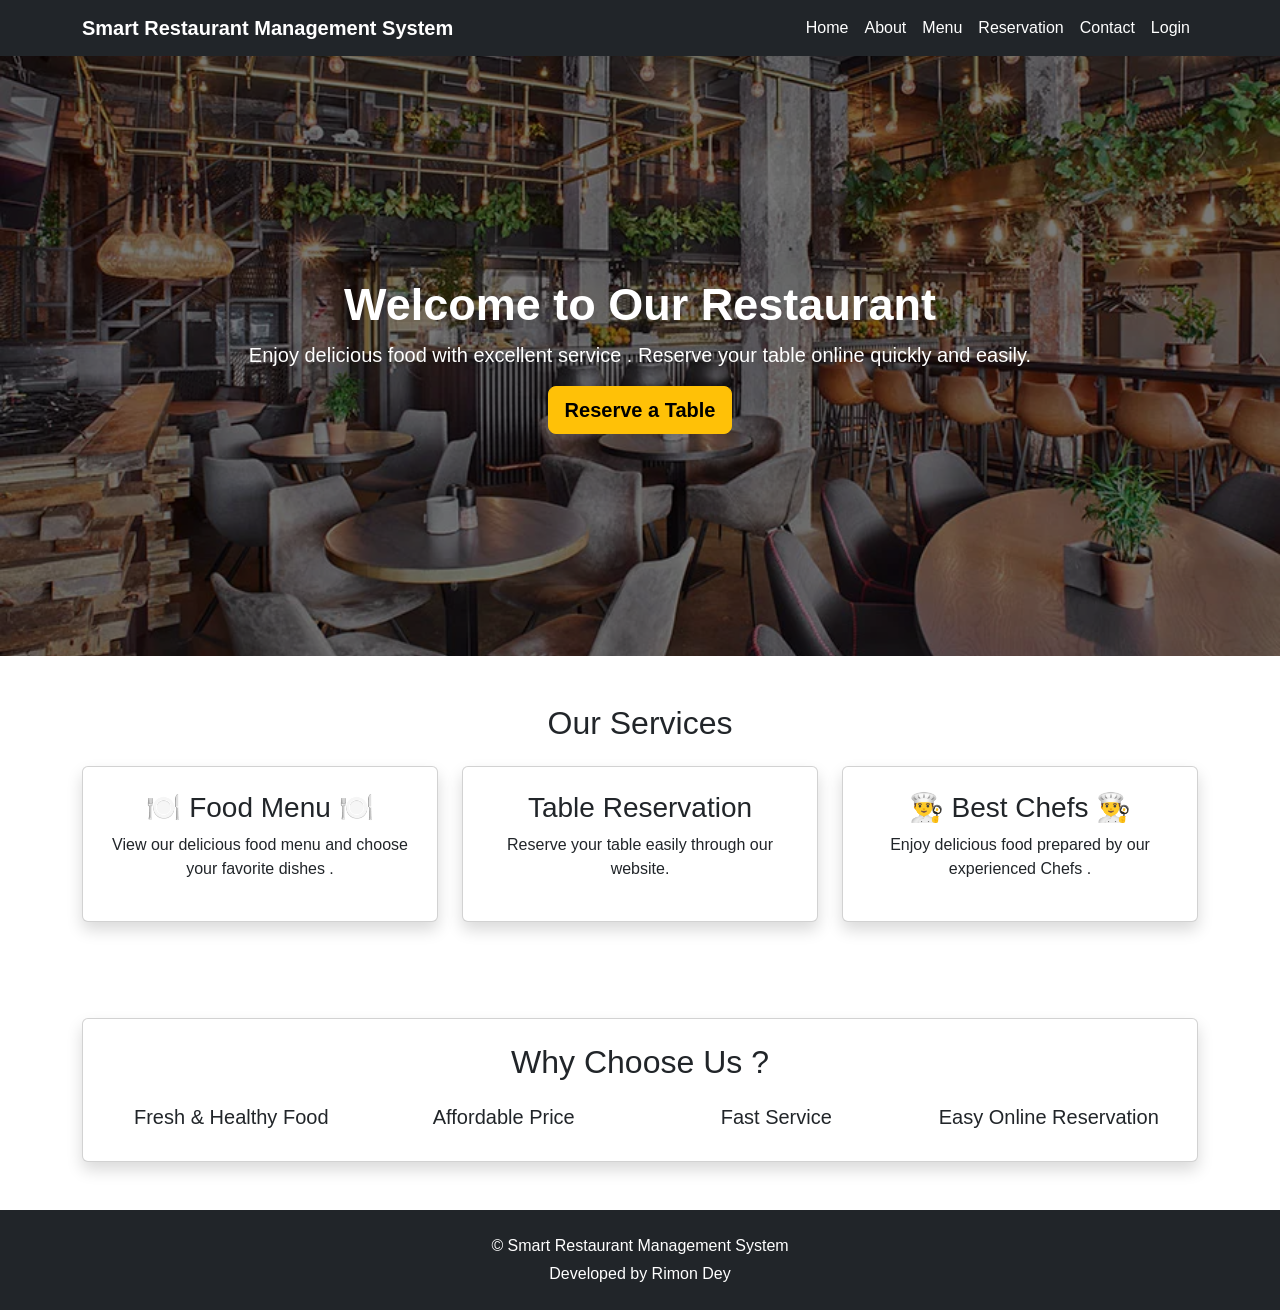
<file: index.html>
<!DOCTYPE html>
<html lang="en">
    <head>
        <meta charset="UTF-8">
        <meta name="viewport" content="width=device-width,initial-scale=1.0">
        <title>Smart Restaurant Management System</title>
                  <!-----Bootstrap cdn------>
        <link href="https://cdn.jsdelivr.net/npm/bootstrap@5.3.8/dist/css/bootstrap.min.css"
      rel="stylesheet"
      integrity="sha384-sRIl4kxILFvY47J16cr9ZwB07vP4J8+LH7qKQnuqkuIAvNWLzeN8tE5YBujZqJLB"
      crossorigin="anonymous">
        <link rel="stylesheet" href="/css/style.css">
    </head>
    <body>
        <nav class="navbar navbar-expand-lg navbar-dark- bg-dark">
            <div class="container">
                <a class="navbar-brand fw-bold" href="index.html">
                      Smart Restaurant Management System </a>
            <button class="navbar-toggler" type="button" data-bs-toggle="collapse" data-bs-target="#mainNav">
                <span class="navbar-toggler-icon"></span>
            </button>
            <div class="collapse navbar-collapse" id="mainNav">
                <ul class="navbar-nav ms-auto">
                  <li class="nav-item">
                <a class="nav-link" href="index.html">Home</a></li>
                <li class="nav-item">
                <a  class="nav-link" href="about.html">About</a></li>
                <li class="nav-item">
                <a class="nav-link" href="menu.html">Menu</a></li>
                <li class="nav-item">
                <a class="nav-link" href="reservation.html">Reservation</a></li>
                <li class="nav-item">
                <a class="nav-link" href="contact.html">Contact</a></li>
                <li class="nav-item">
                <a class="nav-link" href="login.html">Login</a></li>
                </ul>
            </div>
            </div>
        </nav>
    
        <section class="hero">
            <img src="image/restaurantinterior.jpg" alt="Restaurant" >
            <div class="hero-content">
            <h2 class="fw-bold">Welcome to Our Restaurant</h2>
            <p>Enjoy delicious food with excellent service . Reserve your table online quickly and easily.</p>
            <a href="reservation.html" class="btn btn-warning btn-lg fw-bold">Reserve a Table </a>
            </div>
        </section>
        <section class="container py-5">
            <h2 class="text-center mb-4"> Our Services </h2>
            <div class="row g-4">
                <div class="col-md-4">
                    <div class="card h-100 shadow text-center p-4">
                        <div class="fs-1"></div>
            <h3>🍽️ Food Menu 🍽️</h3>
            <p>View our delicious food menu and choose your favorite dishes .</p>
            </div>
            </div>
            <div class="col-md-4">
                <div class="card h-100 shadow text-center p-4">
                    <div class="fs-1"></div> 
                <h3>Table Reservation</h3>
                <p> Reserve your table easily through our website.</p>
            </div>
            </div>
            <div class="col-md-4">
                <div class="card h-100 shadow text-center p-4">
                    <div class="fs-1"></div>
            <h3>👨‍🍳 Best Chefs 👨‍🍳</h3>
            <p>Enjoy delicious food prepared by our experienced Chefs .</p>
            </div>
            </div>
            </div>
        </section>
        <section class="container py-5">
            <div class="card shadow p-4">
             <h2 class="text-center mb-4"> Why Choose Us ?</h2>
             <div class="row text-center">
                <div class="col-md-3">
                <h5> Fresh & Healthy Food </h5>
                </div>
                <div class="col-md-3">
                <h5> Affordable Price </h5>
                </div>
                <div class="col-md-3">
                <h5> Fast Service </h5>
                </div>
                <div class="col-md-3">
                <h5> Easy Online Reservation </h5>
                </div>
                </div>
             </div>
        </section>
        <footer  class="bg-dark text-white text-center py-4">
            <p class="mb-1">&copy; Smart Restaurant Management System </p>
                     <p class="mb-0">Developed by Rimon Dey </p>
        </footer>
        <script src="https://cdn.jsdelivr.net/npm/bootstrap@5.3.8/dist/js/bootstrap.bundle.min.js"
        integrity="sha384-FKyoEForCGlyvwxHj09JcYn3nv7wiPVlz7YYwJrWVcXK/BmnVDxM+D2scQbITxI"
        crossorigin="anonymous"></script>
    </body>
</html>
</file>
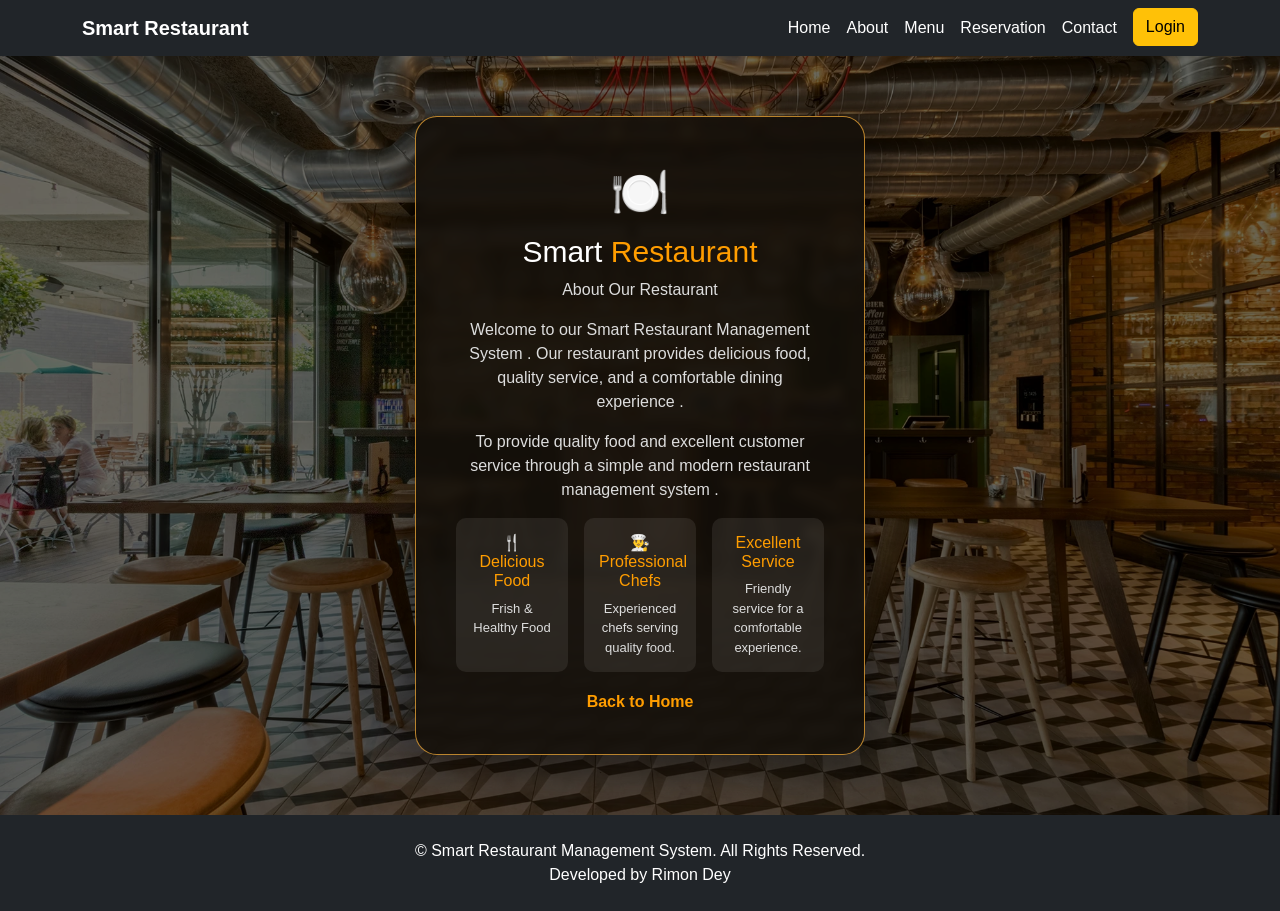
<file: about.html>
<!DOCTYPE html>
<html lang="en">
    <head>
        <meta charset="UTF-8">
        <meta name="viewport" content="width=device-width,initial-scale=1.0">
        <title>About--Smart Restaurant Management System</title>
         <link href="https://cdn.jsdelivr.net/npm/bootstrap@5.3.8/dist/css/bootstrap.min.css"
      rel="stylesheet"
      integrity="sha384-sRIl4kxILFvY47J16cr9ZwB07vP4J8+LH7qKQnuqkuIAvNWLzeN8tE5YBujZqJLB"
      crossorigin="anonymous">
        <link rel="stylesheet" href="css/style.css">
    </head>
    <body>
            <nav class="navbar navbar-expand-lg navbar-dark bg-dark">
                <div class="container">
                    <a class="navbar-brand fw-bold" href="index.html">Smart Restaurant</a>
                    <button class="navbar-toggler" data-bs-toggle="collapse" data-bs-target="#aboutNav">
                        <span class="navbar-toggler-icon"></span></button>
                        <div class="collapse navbar-collapse" id="aboutNav">
                            <ul class="navbar-nav ms-auto">
                                <li class="nav-item">
                <a class="nav-link" href="index.html">Home</a></li>
                <li class="nav-item">
                <a class="nav-link active" href="about.html">About</a></li>
                <li class="nav-item">
                <a class="nav-link" href="menu.html">Menu</a></li>
                <li class="nav-item">
                <a class="nav-link" href="reservation.html">Reservation</a></li>
                <li class="nav-item">
                <a class="nav-link" href="contact.html">Contact</a></li>
                <li class="nav-item">
                <a class="btn btn-warning ms-lg-2" href="login.html">Login</a></li>
                </ul>
                </div>
                </div>
                
            </nav>
        <section class="image-page">
            <img src="image/restaurant.jpg" alt="About Restaurant">
            <div class="page-overlay"></div>
            <div class="glass-card about-content">
                <div class="page-icon">🍽️</div>
                <h1>Smart<span> Restaurant</span></h1>
                <p class="page-subtitle">About Our Restaurant</p>
            <p> Welcome to our Smart Restaurant Management System .
                 Our restaurant provides delicious food, quality service,
                and a comfortable dining experience .</p>
                <p> To provide quality food and excellent customer service through a simple and modern restaurant management system .</p>
                <div class=" row g-3 about-features">
                    <div class="col-md-4">
                        <div>
                <h3>🍴 Delicious Food</h3>
                <p>Frish & Healthy Food </p>
                </div>
                </div>
                <div class="col-md-4">
                    <div>
                <h3>👨‍🍳 Professional Chefs</h3>
                <p>Experienced chefs serving quality food. </p>
                </div>
                </div>
                <div class="col-md-4">
                    <div>
                    <h3>Excellent Service</h3>
                    <p>Friendly service for a comfortable experience.</p>
                    </div>
                </div>
                </div>
                <a href="index.html" class="back-home">Back to Home</a>
                </div>
        </section>
        <footer class="bg-dark text-white text-center py-4">
            <p class="mb-0"> &copy; Smart Restaurant Management System. All Rights Reserved.</p>
                            <p class="mb-0">Developed by Rimon Dey </p>
        </footer>
         <script src="https://cdn.jsdelivr.net/npm/bootstrap@5.3.8/dist/js/bootstrap.bundle.min.js"
        integrity="sha384-FKyoEForCGlyvwxHj09JcYn3nv7wiPVlz7YYwJrWVcXK/BmnVDxM+D2scQbITxI"
        crossorigin="anonymous"></script>
        </body>
        </html>
</file>
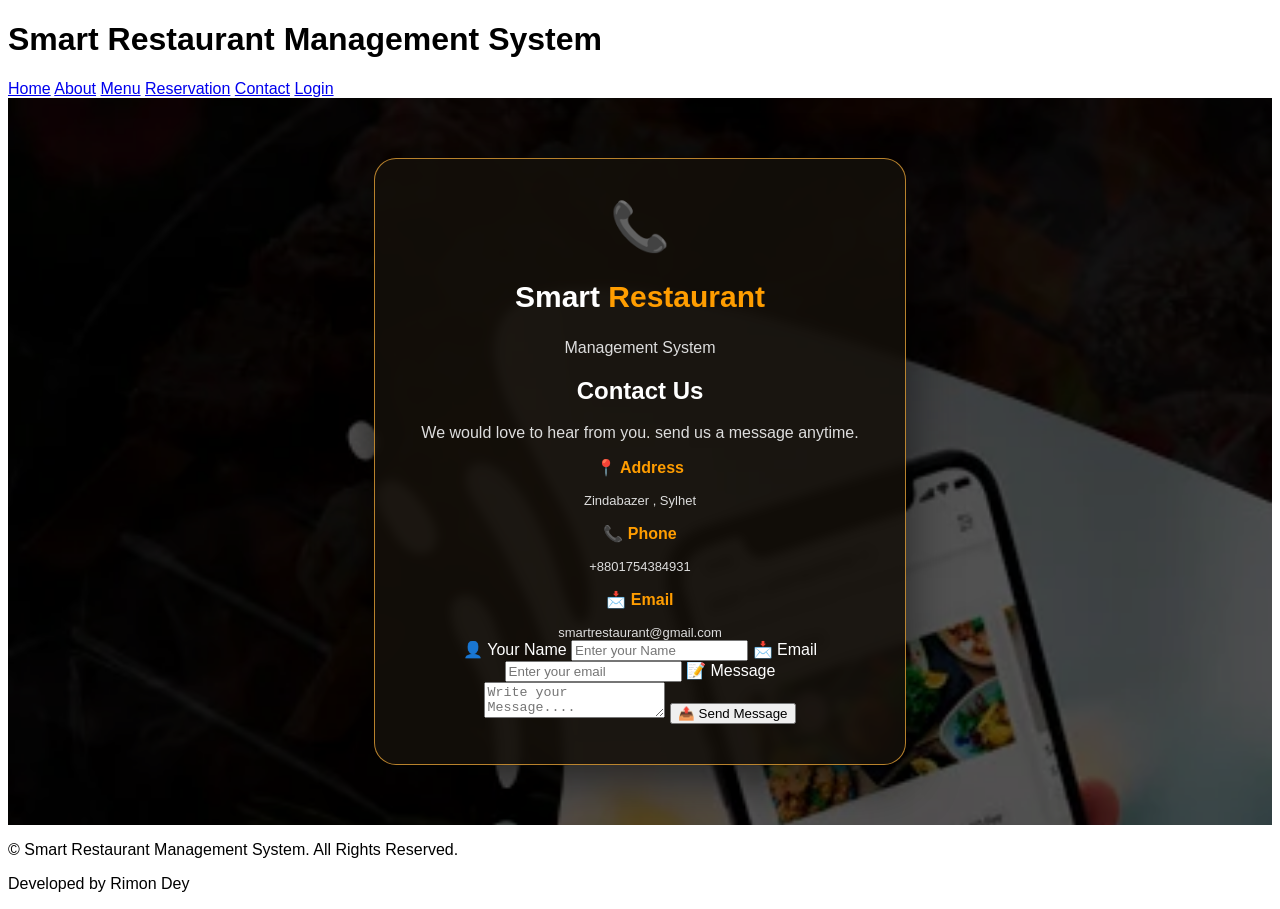
<file: contact.html>
<!DOCTYPE html>
<html lang="en">
    <head>
        <meta charset="UTF-8">
        <meta name="viewport" content="width=device-width,initial-scale=1.0">
        <title>Contact--Smart Restaurant Management System</title>
        <link rel="stylesheet" href="css/style.css">
    </head>
    <body>
         <header>
            <h1> Smart Restaurant Management System </h1>
            <nav>
                <a href="index.html">Home</a>
                <a href="about.html">About</a>
                <a href="menu.html">Menu</a>
                <a href="reservation.html">Reservation</a>
                <a href="contact.html">Contact</a>
                <a href="login.html">Login</a>
                
            </nav>
        </header>
        <section class="image-page ">
            <img src="image/contact.jpg" alt="Restaurant Contact">
            <div class="page-overlay"></div>
            <div class="glass-card contact-content">
                <div class="page-icon">📞</div>
            <h1>Smart<span> Restaurant</span></h1>
            <p class="page-subtitle">Management System</p>
            <h2>Contact Us</h2>
            <p>We would love to hear from you.
                send us a message anytime.
            </p>
            <div class="contact-info">
                <div>
             <h3>📍 Address</h3>
             <p>Zindabazer , Sylhet </p>
             </div>
             <div>
                <h3>📞 Phone</h3>
                <p>+8801754384931</p>
             </div>
             <div>
            <h3>📩 Email</h3>
            <p>smartrestaurant@gmail.com</p>
            </div>
            </div>
            <form>
                <label>👤 Your Name</label>
                <input type="text" placeholder="Enter your Name" required>

                <label>📩 Email</label>
                <input type="email" placeholder="Enter your email" required>

                <label>📝 Message</label>
                <textarea  placeholder="Write your Message...." required></textarea>
                <button type="submit">📤 Send Message</button>
            </form>
            </div>
        </section>
        <footer>
            <p> &copy; Smart Restaurant Management System. All Rights Reserved.</p>
                           <p>Developed by Rimon Dey </p>
        </footer>
        </body>
        </html>
</file>
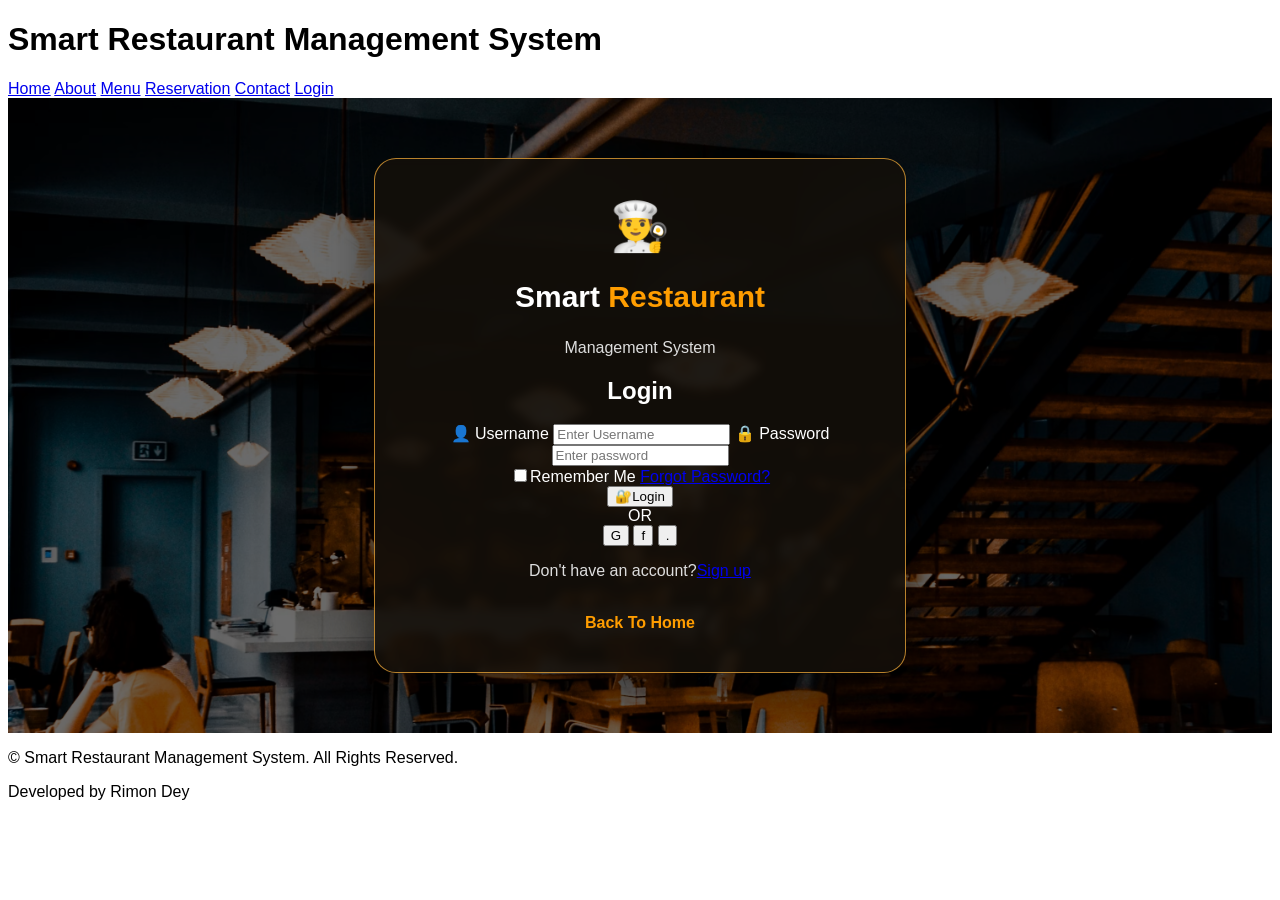
<file: login.html>
<!DOCTYPE html>
<html lang="en">
    <head>
        <meta charset="UTF-8">
        <meta name="viewport" content="width=device-width,initial-scale=1.0">
        <title>Login--Smart Restaurant Management System</title>
        <link rel="stylesheet" href="css/style.css">
    </head>
    <body>
         <header>
            <h1> Smart Restaurant Management System </h1>
            <nav>
                <a href="index.html">Home</a>
                <a href="about.html">About</a>
                <a href="menu.html">Menu</a>
                <a href="reservation.html">Reservation</a>
                <a href="contact.html">Contact</a>
                <a href="login.html">Login</a>
                
            </nav>
        </header>
        
        <section class="image-page">
            <img src="image/restaurantlogin.jpg" alt="Restaurant">
            <div class="page-overlay"></div>
            <div class="glass-card login-content">
                <div class="page-icon">👨‍🍳</div>
                <h1>Smart <span>Restaurant</span></h1>
                <p class="page-subtitle">Management System</p>
            <h2> Login</h2>
            <form> 
                <label>👤 Username</label>
                <input type="text" placeholder="Enter Username" required >

                <label>🔒 Password</label>
                <input type="password" placeholder="Enter password"required >
                <div class="login-options">
                    <label>
                        <input type="checkbox">Remember Me </label>
                        <a href="#">Forgot Password?</a>
                </div>
                <button type="submit">🔐Login</button>
            </form>
            <div class="login-or"><span>OR</span>
            </div>
            <div class="social-login">
                <button type="button">G</button>
                <button type="button">f</button>
                <button type="button">.</button>
            </div>
            <p class="signup">Don't have an account?<a href="#">Sign up</a></p>
            <a href="index.html" class="back-home"> Back To Home </a>
            </div>
        </section>
        <footer>
            <p> &copy; Smart Restaurant Management System. All Rights Reserved.</p>
                           <p>Developed by Rimon Dey </p>
        </footer>
        </body>
        </html>
</file>
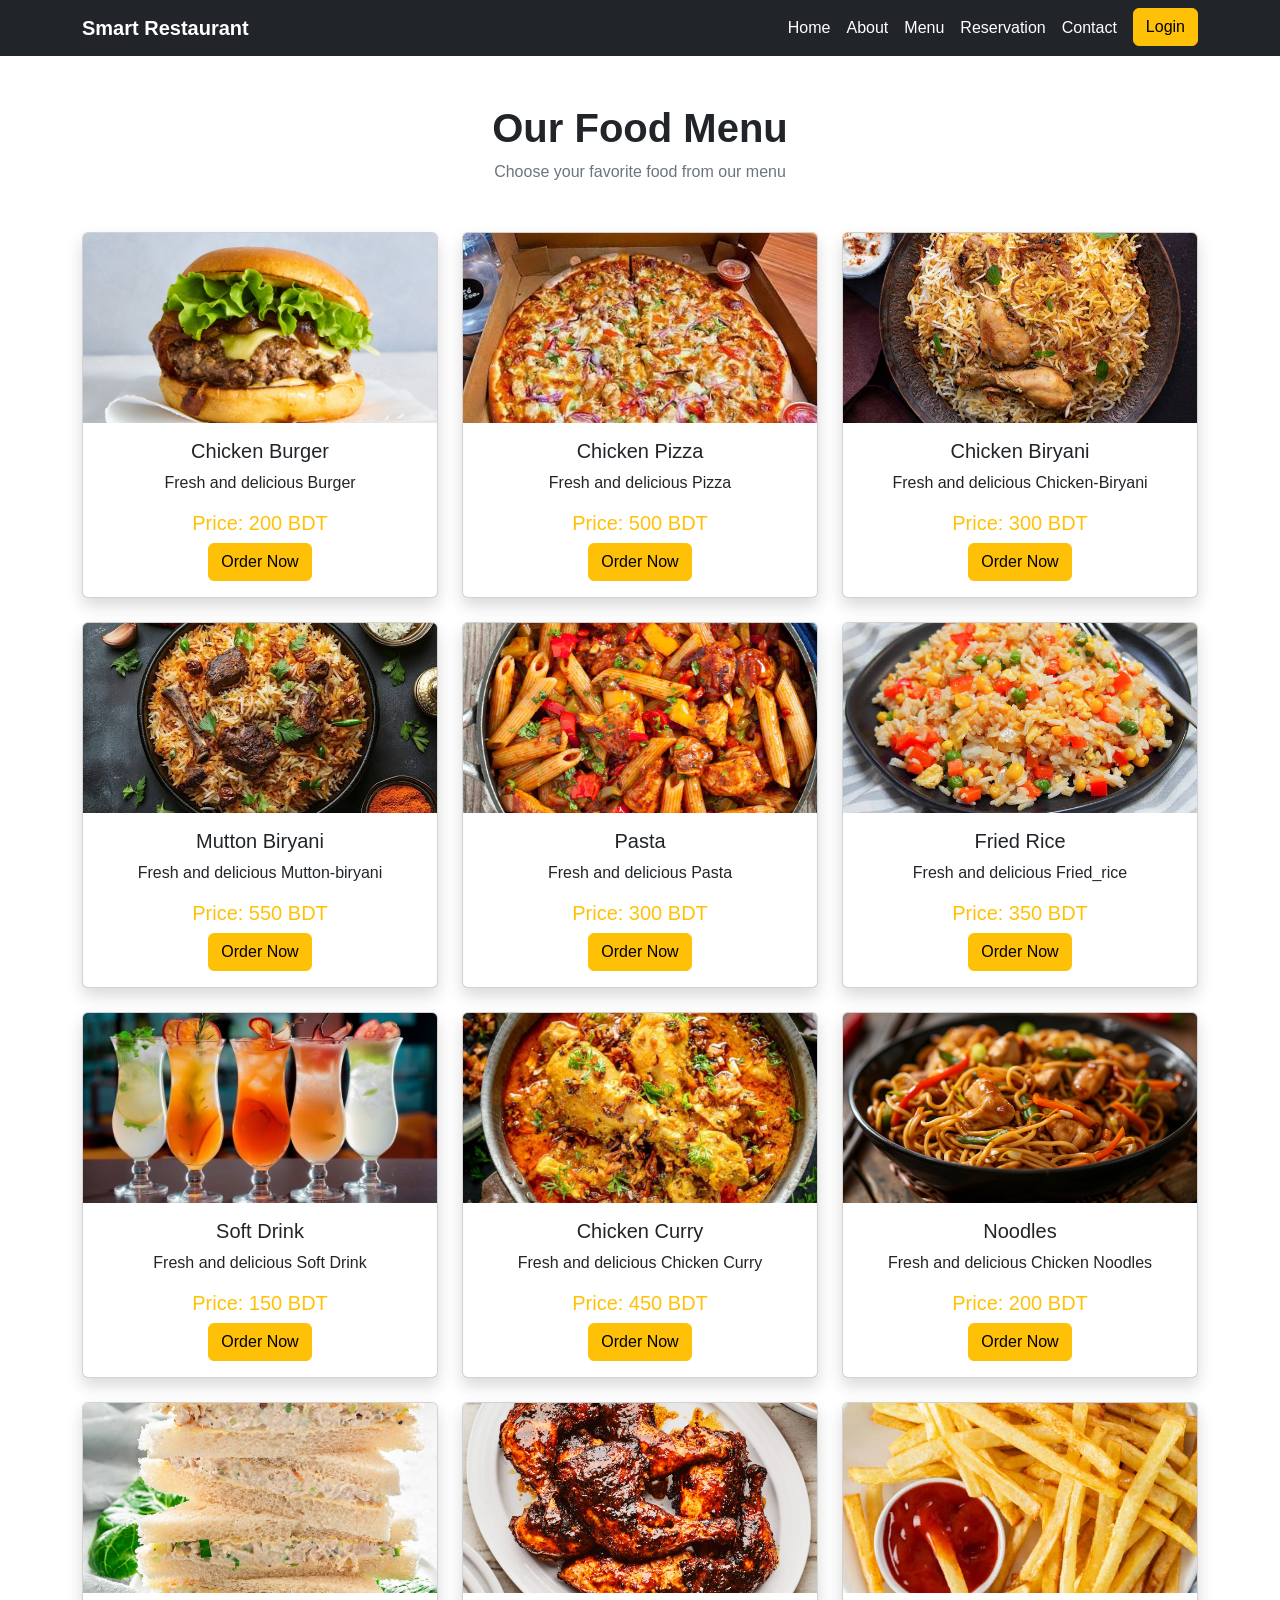
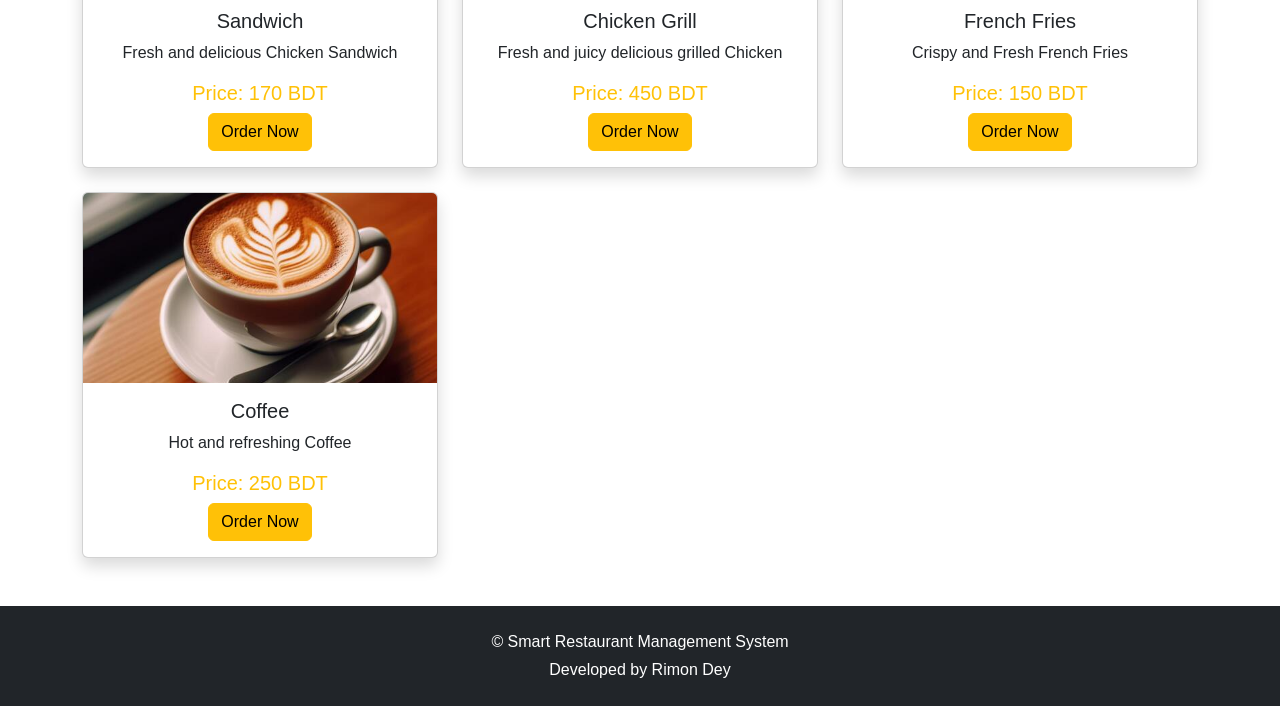
<file: menu.html>
<!DOCTYPE html>
<html lang="en">
    <head>
        <meta charset="UTF-8">
        <meta name="viewport" content="width=device-width,initial-scale=1.0">
        <title>Menu-Smart Restaurant Management System</title>
        <link href="https://cdn.jsdelivr.net/npm/bootstrap@5.3.8/dist/css/bootstrap.min.css"
      rel="stylesheet"
      integrity="sha384-sRIl4kxILFvY47J16cr9ZwB07vP4J8+LH7qKQnuqkuIAvNWLzeN8tE5YBujZqJLB"
      crossorigin="anonymous">
        <link rel="stylesheet" href="css/style.css">
    </head>
    <body>
        <nav class="navbar navbar-expand-lg navbar-dark bg-dark">
            <div class="container">
                <a class="navbar-brand fw-bold" href="index.html">Smart Restaurant</a>
                <button class="navbar-toggler" data-bs-toggle="collapse" data-bs-target="#mainNav">
                    <span class="navbar-toggler-icon"></span>
                </button>
                <div class="collapse navbar-collapse" id="menuNav">
                    <ul class="navbar-nav ms-auto">
                        <li class="nav-item">
                            <a class="nav-link" href="index.html">Home</a>
                        </li>
                        <li class="nav-item">
                            <a class="nav-link" href="about.html">About</a>
                        </li>
                        <li class="nav-item">
                            <a class="nav-link active" href="menu.html">Menu</a>
                        </li>
                        <li class="nav-item">
                            <a class="nav-link" href="reservation.html">Reservation</a>
                        </li>
                        <li class="nav-item">
                            <a class="nav-link" href="contact.html">Contact</a>
                        </li>
                        <li class="nav-item">
                            <a class="btn btn-warning ms-lg-2" href="login.html">Login</a>
                        </li>
                    </ul>
                </div>
            </div>
        </nav>
        <main class="container py-5">
             <h1 class="text-center fw-bold">Our Food Menu </h1>
            <p class="text-center text-secondary mb-5">Choose your favorite food from our menu </p>
        <div class="row g-4">
            <div class="col-12 col-12 col-md-6 col-lg-4">
        <div class="card food-card h-100 shadow">
            <img src="image/burger.jpg" class="card-img-top" alt="Burger">
            <div class="card-body text-center">
            <h5 class="card-title">Chicken Burger</h5>
            <p class="card-text">Fresh and delicious Burger</p>
            <h5 class="text-warning">Price: 200 BDT</h5>
            <button class="btn btn-warning">Order Now </button>
            </div>
            </div>
        </div>
        <div class="col-12 col-md-6 col-lg-4">
        <div class="card food-card h-100 shadow">
            <img src="image/pizza.jpg" class="card-img-top" alt="Pizza">
            <div class="card-body text-center">
            <h5 class="card-title">Chicken Pizza</h5>
            <p class="card-text">Fresh and delicious Pizza</p>
            <h5 class="text-warning">Price: 500 BDT</h5>
            <button class="btn btn-warning">Order Now </button>
            </div>
            </div>
        </div>
         <div class="col-12 col-md-6 col-lg-4">
        <div class="card food-card h-100 shadow">
            <img src="image/Chicken-Biryani.jpg" class="card-img-top" alt="Chicken-Biryani">
            <div class="card-body text-center">
            <h5 class="card-title">Chicken Biryani</h5>
            <p class="card-text">Fresh and delicious Chicken-Biryani</p>
            <h5 class="text-warning">Price: 300 BDT</h5>
            <button class="btn btn-warning">Order Now </button>
            </div>
            </div>
        </div>
          <div class="col-12 col-md-6 col-lg-4">
        <div class="card food-card h-100 shadow">
            <img src="image/mutton-biryani.jpg" class="card-img-top" alt="Mutton-biryani">
            <div class="card-body text-center">
            <h5 class="card-title">Mutton Biryani</h5>
            <p class="card-text">Fresh and delicious Mutton-biryani</p>
            <h5 class="text-warning">Price: 550 BDT</h5>
            <button class="btn btn-warning">Order Now </button>
            </div>
            </div>
        </div>
          <div class="col-12 col-md-6 col-lg-4">
        <div class="card food-card h-100 shadow">
            <img src="image/pasta.jpg" class="card-img-top" alt="Pasta" >
            <div class="card-body text-center">
            <h5 class="card-title">Pasta</h5>
            <p class="card-text">Fresh and delicious Pasta</p>
            <h5 class="text-warning">Price: 300 BDT</h5>
            <button class="btn btn-warning">Order Now </button>
            </div>
            </div>
        </div>
          <div class="col-12 col-md-6 col-lg-4">
        <div class="card food-card h-100 shadow">
            <img src="image/fried_rice.jpg" class="card-img-top" alt="Fried_rice">
            <div class="card-body text-center">
            <h5 class="card-title">Fried Rice</h5>
            <p class="card-text">Fresh and delicious Fried_rice</p>
            <h5 class="text-warning">Price: 350 BDT</h5>
            <button class="btn btn-warning">Order Now </button>
            </div>
            </div>
        </div>
          <div class="col-12 col-md-6 col-lg-4">
        <div class="card food-card h-100 shadow">
            <img src="image/drink.jpg" class="card-img-top" alt="Drink">
            <div class="card-body text-center">
            <h5 class="card-title">Soft Drink</h5>
            <p class="card-text">Fresh and delicious Soft Drink</p>
            <h5 class="text-warning">Price: 150 BDT</h5>
            <button class="btn btn-warning">Order Now </button>
            </div>
            </div>
        </div>
          <div class="col-12 col-md-6 col-lg-4">
        <div class="card food-card h-100 shadow">
            <img src="image/Chicken-Curry.jpg" class="card-img-top" alt="Chicken Curry">
            <div class="card-body text-center">
            <h5 class="card-title">Chicken Curry</h5>
            <p class="card-text">Fresh and delicious Chicken Curry</p>
            <h5 class="text-warning">Price: 450 BDT</h5>
            <button class="btn btn-warning">Order Now </button>
            </div>
            </div>
        </div>
          <div class="col-12 col-md-6 col-lg-4">
        <div class="card food-card h-100 shadow">
            <img src="image/Noodles.jpg" class="card-img-top" alt="Noodles" >
            <div class="card-body text-center">
            <h5 class="card-title">Noodles</h5>
            <p class="card-text">Fresh and delicious Chicken Noodles</p>
            <h5 class="text-warning">Price: 200 BDT</h5>
            <button class="btn btn-warning">Order Now </button>
            </div>
            </div>
        </div>
          <div class="col-12 col-md-6 col-lg-4">
        <div class="card food-card h-100 shadow">
            <img src="image/Chicken-Sandwiches.jpg" class="card-img-top" alt="Sandwich">
            <div class="card-body text-center">
            <h5 class="card-title">Sandwich</h5>
            <p class="card-text">Fresh and delicious Chicken Sandwich</p>
            <h5 class="text-warning">Price: 170 BDT</h5>
            <button class="btn btn-warning">Order Now </button>
            </div>
            </div>
        </div>
          <div class="col-12 col-md-6 col-lg-4">
        <div class="card food-card h-100 shadow">
            <img src="image/Grilled-Chicken.webp" class="card-img-top" alt="Chicken Grill">
            <div class="card-body text-center">
            <h5 class="card-title">Chicken Grill</h5>
            <p class="card-text">Fresh and juicy delicious grilled Chicken</p>
            <h5 class="text-warning">Price: 450 BDT</h5>
            <button class="btn btn-warning">Order Now </button>
            </div>
            </div>
        </div>
          <div class="col-12 col-md-6 col-lg-4">
        <div class="card food-card h-100 shadow">
            <img src="image/french-fry.jpg" class="card-img-top" alt="French Fries">
            <div class="card-body text-center">
            <h5 class="card-title">French Fries</h5>
            <p class="card-text">Crispy and Fresh French Fries</p>
            <h5 class="text-warning">Price: 150 BDT</h5>
            <button class="btn btn-warning">Order Now </button>
            </div>
            </div>
        </div>
          <div class="col-12 col-md-6 col-lg-4">
        <div class="card food-card h-100 shadow">
            <img src="image/stock-ofcup-coffee.jpg" class="card-img-top" alt="COffee">
            <div class="card-body text-center">
            <h5 class="card-title">Coffee</h5>
            <p class="card-text">Hot and refreshing Coffee</p>
            <h5 class="text-warning">Price: 250 BDT</h5>
            <button class="btn btn-warning">Order Now </button>
            </div>
            </div>
        </div>
     </div>
     </main>
      <footer  class="bg-dark text-white text-center py-4">
            <p class="mb-1">&copy; Smart Restaurant Management System </p>
                     <p class="mb-0">Developed by Rimon Dey </p>
        </footer>
        <script src="https://cdn.jsdelivr.net/npm/bootstrap@5.3.8/dist/js/bootstrap.bundle.min.js"
        integrity="sha384-FKyoEForCGlyvwxHj09JcYn3nv7wiPVlz7YYwJrWVcXK/BmnVDxM+D2scQbITxI"
        crossorigin="anonymous"></script>
        </body>
        </html>
</file>
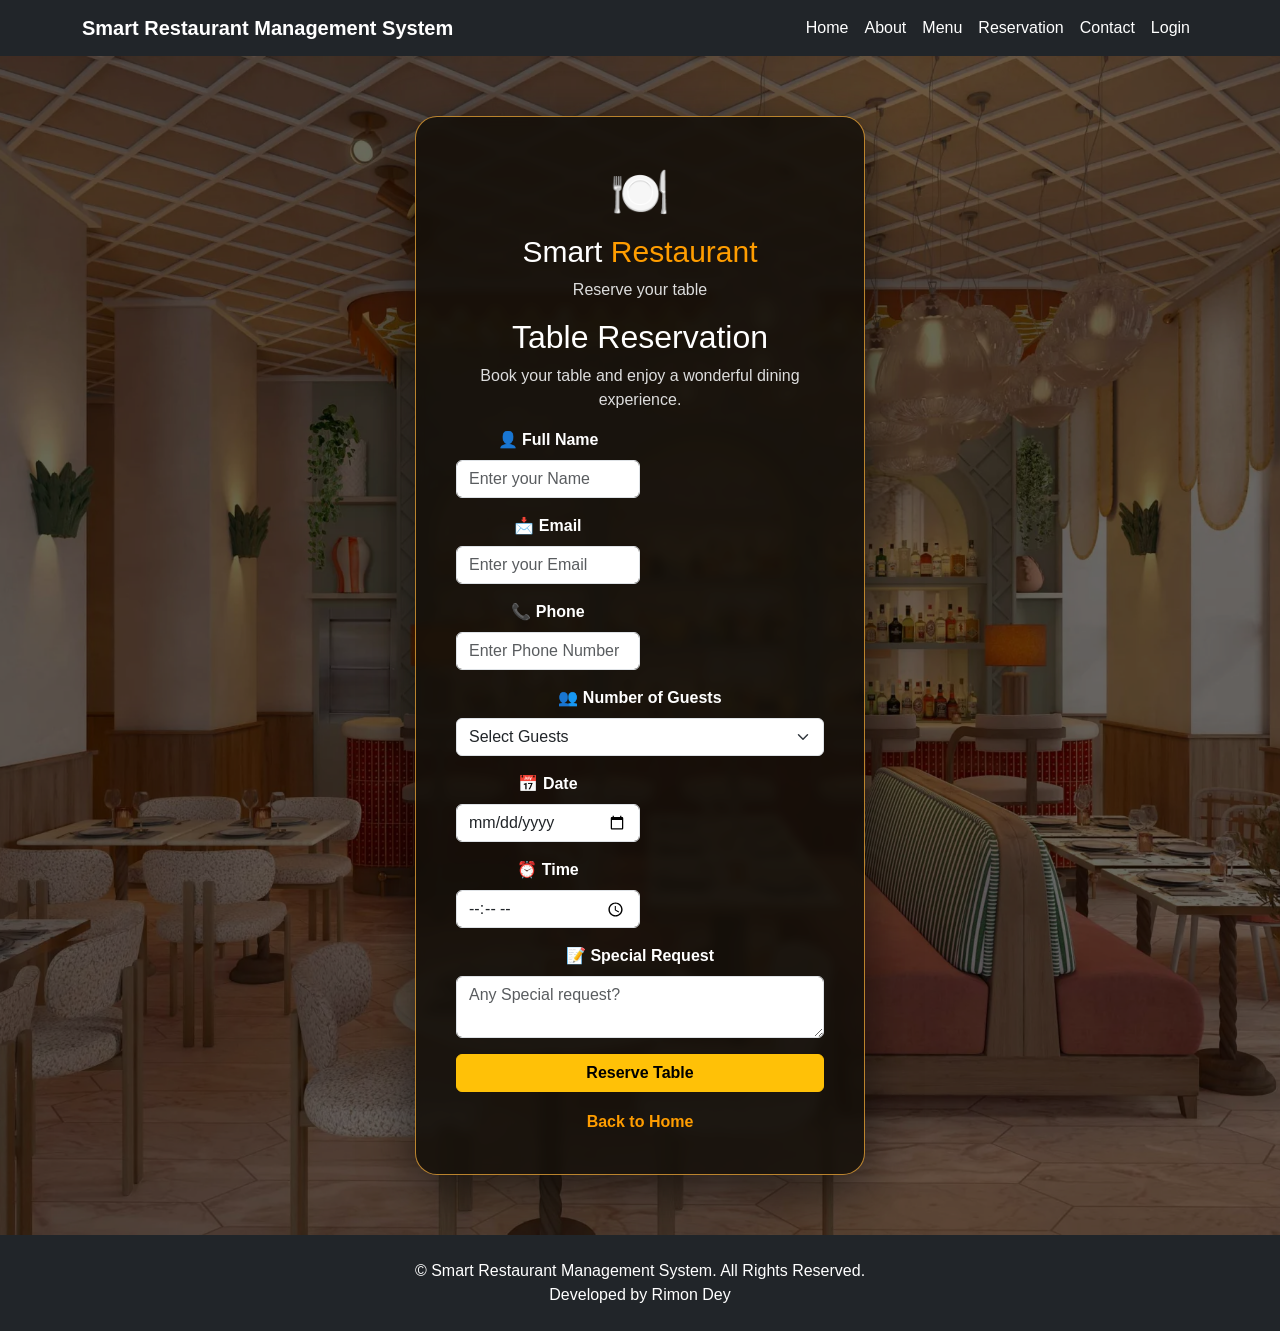
<file: reservation.html>
<!DOCTYPE html>
<html lang="en">
    <head>
        <meta charset="UTF-8">
        <meta name="viewport" content="width=device-width,initial-scale=1.0">
        <title>Reservation--Smart Restaurant Management System</title>
        <link href="https://cdn.jsdelivr.net/npm/bootstrap@5.3.8/dist/css/bootstrap.min.css"
      rel="stylesheet"
      integrity="sha384-sRIl4kxILFvY47J16cr9ZwB07vP4J8+LH7qKQnuqkuIAvNWLzeN8tE5YBujZqJLB"
      crossorigin="anonymous">
        <link rel="stylesheet" href="css/style.css">
    </head>
    <body>
         <nav class="navbar navbar-expand-lg navbar-dark bg-dark">
            <div class="container">
            <a class="navbar-brand fw-bold" href="index.html"> Smart Restaurant Management System </a>
            <button class="navbar-toggler" data-bs-toggle="collapse" data-bs-target="#reservationNav">
                <span class="navbar-toggler-icon"></span>
            </button>
            <div class="collapse navbar-collapse" id="reservationNav">
                <ul class="navbar-nav ms-auto">
                    <li class="nav-item">
                <a class="nav-link" href="index.html">Home</a>
                </li>
                <li class="nav-item">
                <a class="nav-link" href="about.html">About</a>
                </li>
                <li class="nav-item">
                <a class="nav-link" href="menu.html">Menu</a>
                </li>
                <li class="nav-item">
                <a class="nav-link" href="reservation.html">Reservation</a>
                </li>
                <li class="nav-item">
                <a class="nav-link" href="contact.html">Contact</a>
                </li>
                <li class="nav-item">
                <a class="nav-link" href="login.html">Login</a>
                </li>
                </ul>
                </div>
                </div>
                </nav>
        <section class="image-page ">
            <img src="image/reservation.jpg"alt="Restaurant Reservation">
            <div class="page-overlay"></div>
            <div class="glass-card reservation-content">
                <div class="page-icon">🍽️</div>
                <h1>Smart<span> Restaurant</span></h1>
                <p class="page-subtitle">Reserve your table</p>
            <h2>Table Reservation </h2>
            <p>Book your table and enjoy a wonderful dining experience.</p>
            <form>
                <div class="form-row">
                    <div class="col-md-6 mb-3">
                <label class="form-label">👤 Full Name </label>
                <input type="text" class="form-control" placeholder="Enter your Name" required>
                </div>
                <div class="col-md-6 mb-3">
                <label class="form-label">📩 Email </label>
                <input type="email" class="form-control" placeholder="Enter your Email" required>
                </div>
                <div class="col-md-6 mb-3">
                <label class="form-label">📞 Phone </label>
                <input type="tel" class="form-control" placeholder="Enter Phone Number" required>
                </div>
                </div>
                <label class="form-label">👥 Number of Guests </label>
                <select class="form-select mb-3">
                    <option>Select Guests</option>
                    <option>1 Guests </option>
                    <option>2 Guests </option>
                    <option>3 Guests </option>
                    <option>4 Guests </option>
                    <option>5 Guests </option>
                    <option>6 Guests </option>
                    <option>7+ Guests </option>
                </select>
            <div class="form-row">
                <div class="col-md-6 mb-3">
                <label class="form-label">📅 Date</label>
                <input type="date" class="form-control" required>
                </div>
                <div class="col-md-6 mb-3">
                <label class="form-label">⏰ Time</label>
                <input type="time" class="form-control" required>
                </div>
                </div>
                <label class="form-label">📝 Special Request</label>
                <textarea class="form-control mb-3" placeholder="Any Special request?"></textarea>
                <button type="submit" class="btn btn-warning w-100 fw-bold">Reserve Table</button>
            </form>
            <a href="index.html" class="back-home">Back to Home </a>
            </div>
        </section>
        <footer class="bg-dark text-white text-center py-4">
             <p class="mb-0"> &copy; Smart Restaurant Management System. All Rights Reserved.</p>
                           <p class="mb-0">Developed by Rimon Dey </p>
        </footer>
         <script src="https://cdn.jsdelivr.net/npm/bootstrap@5.3.8/dist/js/bootstrap.bundle.min.js"
        integrity="sha384-FKyoEForCGlyvwxHj09JcYn3nv7wiPVlz7YYwJrWVcXK/BmnVDxM+D2scQbITxI"
        crossorigin="anonymous"></script>
        </body>
        </html>
</file>
<file: css/style.css>
html{
    scroll-behavior: smooth;
}
body{
    font-family: Arial, Helvetica, sans-serif;
}
/*======= Navbar =====*/
navbar-brand{
    letter-spacing: 0.5px;
}
nav-link{
    transition: 0.3s;
}
nav-link:hover{
    color:#ff9d00 !important;
}
.navbar .navbar-brand {
    color:white !important;
}
.navbar .nav-link {
    color: white !important;
}
.navbar .nav-link:hover {
    color:#ffc107 !important;
}
/*=======Home hero========*/
.hero{
    height: 600px;
    position: relative;
    overflow: hidden;
    display: flex;
    justify-content: center;
    align-items: center;
    text-align: center;
}
.hero > img{
    width: 100%;
    height: 100%;
    object-fit: cover;
    position: absolute;
    inset: 0;
}
.hero::after{
    content: " ";
    position: absolute;
    inset: 0;
    background: rgba(0, 0, 0, 0.52);
}
.hero-content{
    position: relative;
    z-index: 2;
    color: white;
    width: 90%;
    max-width: 800px;
}
.hero-content h2{
    font-size: 45px;
}
.hero-content p{
    font-size: 20px;
}
/*======= Food Menu ======*/
.food-card .card-img-top {
    height: 190px;
    object-fit: cover;
}

/*======= image page ======*/
.image-page{
    min-height: calc(100vh-56px);
    position: relative;
    overflow: hidden;
    display: flex;
    justify-content: center;
    align-items: center;
    padding: 60px 15px;
}
.image-page > img{
    position: absolute;
    inset: 0;
    width: 100%;
    height: 100%;
    object-fit: cover;
}
/*=====dark overlay====*/
.page-overlay{
    position: absolute;
    inset: 0;
    background: rgba(0, 0, 0, 0.58);
    z-index: 1;
}
.glass-card{
    position: relative;
    z-index: 2;
    width: 450px;
    max-width: 100%;
    padding: 40px;
    background: rgba(20,15,10,0.88);
    border: 1px solid rgba(255,180,60,0.7);
    border-radius: 22px;
    box-shadow: 0 15px 50px rgba(0, 0, 0, 0.55);
    text-align: center;
    color: white;
    backdrop-filter: blur(5px);
}
/*======icon====*/
.page-icon{
    font-size: 48px;
    margin-bottom: 5px;
}
.glass-card h1{
    font-size: 30px;
    color: white;
}
.glass-card h1 span{
    color: #ff9d00;
}
.page-subtitle{
    color: #ddd;
}
.glass-card h2{
    color: white;
}
.glass-card > p{
    color: #ddd;
}
/*====form label===*/
.glass-card .form-label{
    font-weight: bold;
    color: white;
}
/*=====contact=====*/
.contact-info > div > div {
    background: rgba(255, 255,255,0.08);
    padding: 15px;
    border-radius: 10px;
    height: 100%;
}
.contact-info h3{
    color: #ff9d00;
    font-size: 16px;
}
.contact-info p{
    color: #ddd;
    font-size: 13px;
    margin-bottom: 0;
}
/*====about====*/
.about-features> div > div {
    background: rgba(255,255,255,0.08);
    padding: 15px;
    border-radius: 10px;
    height: 100%;
}
.about-features h3{
    color: #ff9d00;
    font-size: 16px;
}
.about-features p{
    color: #ddd;
    font-size: 13px;
    margin-bottom: 0;
}
/*=====back home=====*/
.back-home{
    display: inline-block;
    margin-top: 18px;
    color: #ff9d00;
    text-decoration: none;
    font-weight: bold;
}
.back-home:hover{
    text-decoration: underline;
    color: #ffb52e;
}

/*======= mobile ======*/
@media(max-width: 600px){
    .hero{
        height: 500px;
    }
    .hero-content h2{
        font-size: 30px;
    }
    .hero-content p{
        font-size: 16px;
    }
    .glass-card{
        width: 92%;
        padding: 30px 22px;
        border-radius: 18px;
    }
    .glass-card h1{
        font-size: 25px;
    }
    .glass-card h2{
        font-size: 27px;
    }
}
</file>
